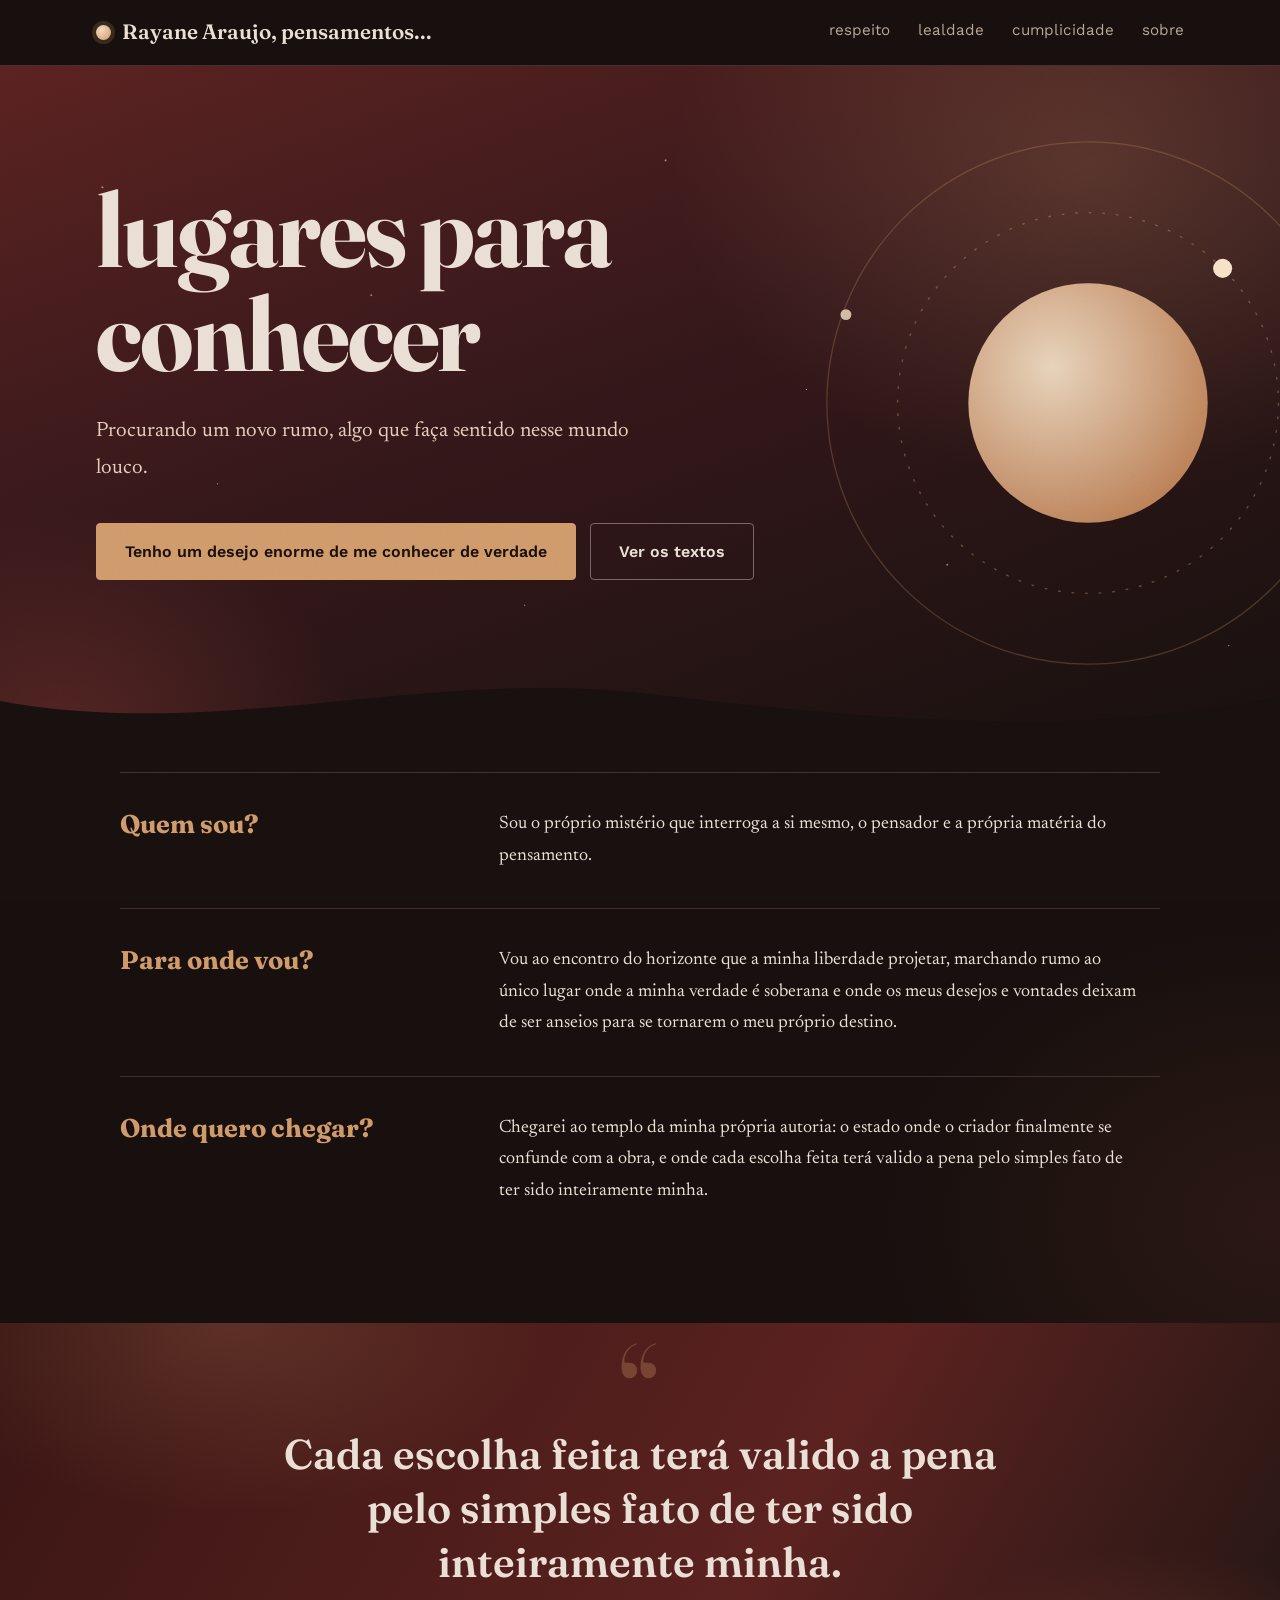
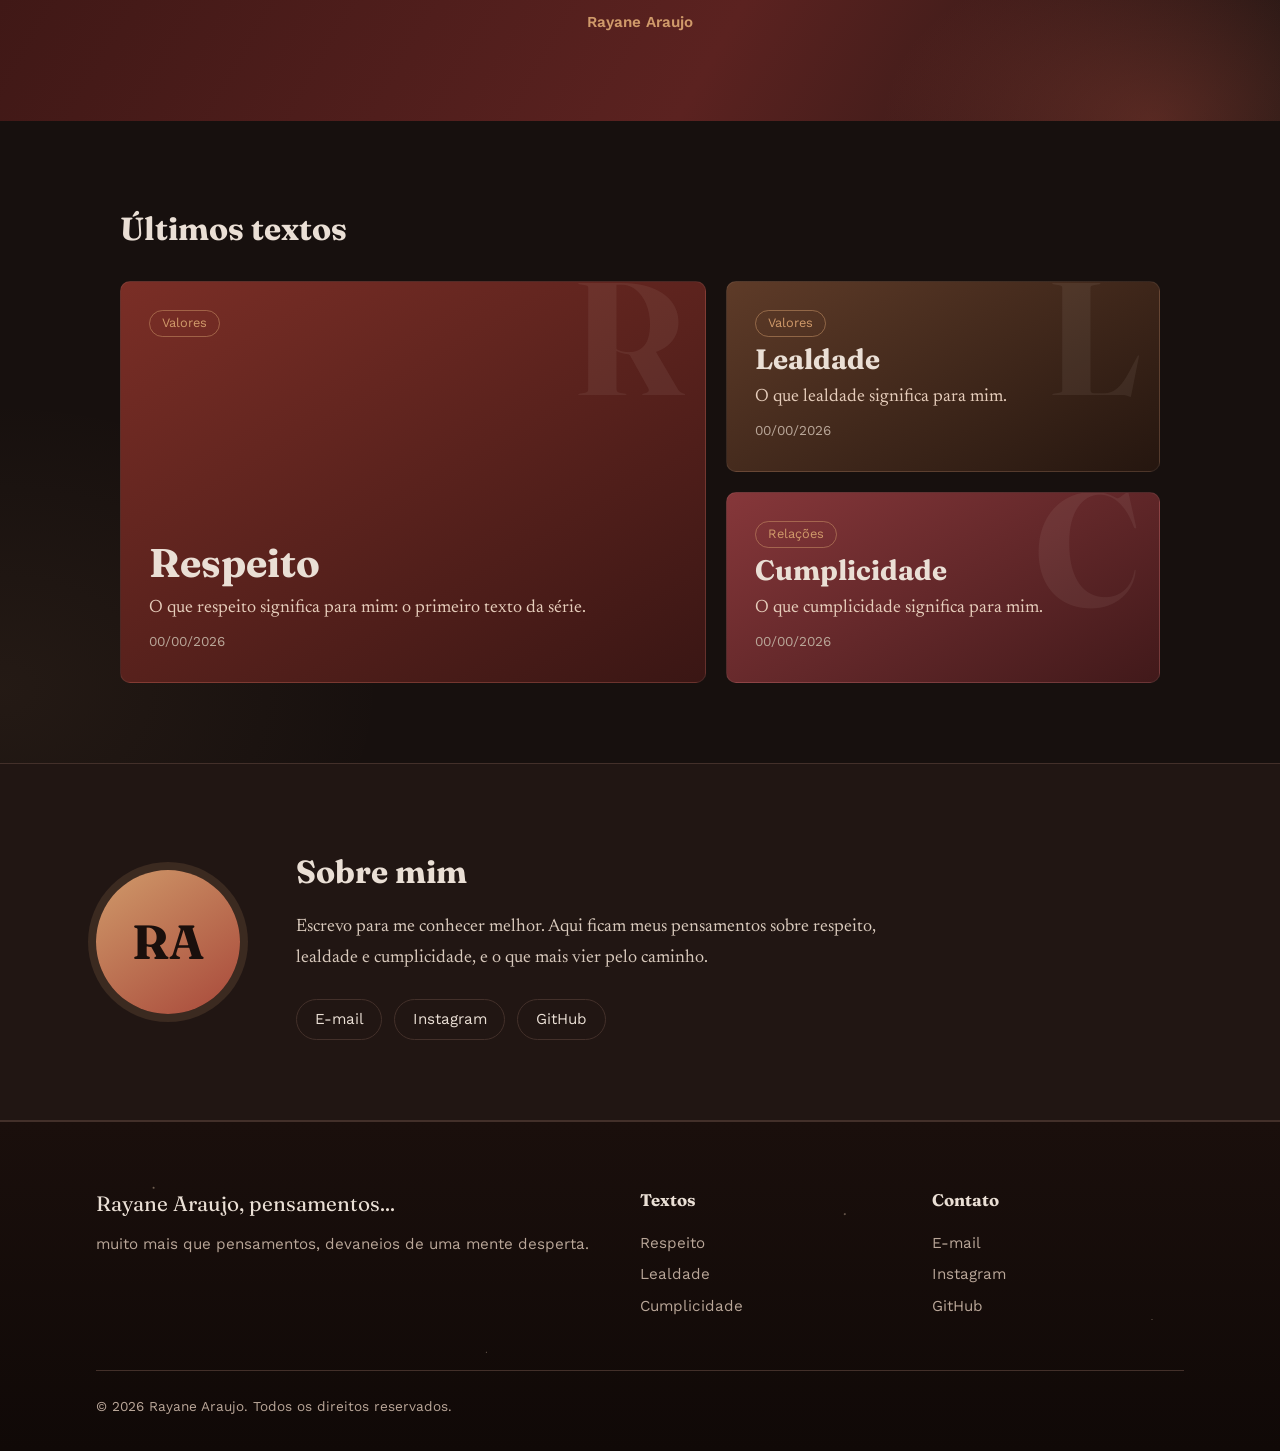
<file: index.html>
<!DOCTYPE html>
<html lang="pt-BR">
<head>
    <meta charset="UTF-8">
    <meta name="viewport" content="width=device-width, initial-scale=1.0">
    <title>Rayane Araujo — pensamentos</title>
    <meta name="description" content="Pensamentos, devaneios e reflexões de Rayane Araujo sobre respeito, lealdade e cumplicidade.">
    <meta name="theme-color" content="#17100e">
    <meta property="og:title" content="Rayane Araujo — pensamentos">
    <meta property="og:description" content="Pensamentos, devaneios e reflexões de Rayane Araujo sobre respeito, lealdade e cumplicidade.">
    <meta property="og:type" content="website">
    <meta property="og:locale" content="pt_BR">
    <link rel="icon" href="data:image/svg+xml,<svg xmlns=%22http://www.w3.org/2000/svg%22 viewBox=%220 0 100 100%22><text y=%22.9em%22 font-size=%2290%22>🌙</text></svg>">
    <link rel="preconnect" href="https://fonts.googleapis.com">
    <link rel="preconnect" href="https://fonts.gstatic.com" crossorigin>
    <link href="https://fonts.googleapis.com/css2?family=Fraunces:opsz,wght@9..144,600;9..144,700&family=Newsreader:ital,wght@0,400;0,600;1,400&family=Work+Sans:wght@400;600&display=swap" rel="stylesheet">
    <link rel="stylesheet" href="css/style.css">
</head>
<body>

    <a class="pular" href="#conteudo">Pular para o conteúdo</a>
    <header class="topo">
        <div class="topo__interno">
            <a class="logo" href="index.html">Rayane Araujo, pensamentos...</a>
            <button class="menu-toggle" aria-expanded="false" aria-controls="menu">Menu</button>
            <nav class="menu" id="menu" aria-label="Menu principal">
                <a href="paginas/respeito.html">respeito</a>
                <a href="paginas/lealdade.html">lealdade</a>
                <a href="paginas/cumplicidade.html">cumplicidade</a>
                <a href="index.html#sobre-mim">sobre</a>
            </nav>
        </div>
    </header>

    <main id="conteudo">
        <section class="hero">
            <svg class="hero__orbitas" viewBox="0 0 400 400" aria-hidden="true">
                <defs>
                    <radialGradient id="lua" cx="35%" cy="35%" r="70%">
                        <stop offset="0" stop-color="#f6e2c8"/>
                        <stop offset="1" stop-color="#c98b5e"/>
                    </radialGradient>
                </defs>
                <circle cx="200" cy="200" r="192" fill="none" stroke="#d09a6a" stroke-opacity=".25"/>
                <circle cx="200" cy="200" r="140" fill="none" stroke="#d09a6a" stroke-opacity=".4" stroke-dasharray="2 8"/>
                <circle cx="200" cy="200" r="88" fill="url(#lua)" opacity=".92"/>
                <circle cx="299" cy="101" r="7" fill="#f6e2c8"/>
                <circle cx="22" cy="135" r="4" fill="#f6e2c8" opacity=".8"/>
            </svg>

            <div class="hero__interno">
                <h1>lugares para conhecer</h1>
                <p>Procurando um novo rumo, algo que faça sentido nesse mundo louco.</p>
                <div class="hero__acoes">
                    <a href="#sobre" class="btn">Tenho um desejo enorme de me conhecer de verdade</a>
                    <a href="#textos" class="btn btn--sec">Ver os textos</a>
                </div>
            </div>
            <svg class="onda" viewBox="0 0 1440 90" preserveAspectRatio="none" aria-hidden="true"><path d="M0,40 C240,90 480,0 720,30 C960,60 1200,90 1440,35 L1440,90 L0,90 Z"/></svg>
        </section>

        <section class="perguntas" id="sobre">
            <div class="pergunta">
                <h2>Quem sou?</h2>
                <p>Sou o próprio mistério que interroga a si mesmo, o pensador e a própria matéria do pensamento.</p>
            </div>
            <div class="pergunta">
                <h2>Para onde vou?</h2>
                <p>Vou ao encontro do horizonte que a minha liberdade projetar, marchando rumo ao único lugar onde a minha verdade é soberana e onde os meus desejos e vontades deixam de ser anseios para se tornarem o meu próprio destino.</p>
            </div>
            <div class="pergunta">
                <h2>Onde quero chegar?</h2>
                <p>Chegarei ao templo da minha própria autoria: o estado onde o criador finalmente se confunde com a obra, e onde cada escolha feita terá valido a pena pelo simples fato de ter sido inteiramente minha.</p>
            </div>
        </section>

        <section class="citacao">
            <blockquote>
                <p>Cada escolha feita terá valido a pena pelo simples fato de ter sido inteiramente minha.</p>
                <cite>Rayane Araujo</cite>
            </blockquote>
        </section>

        <section class="textos" id="textos">
            <h2>Últimos textos</h2>
            <div class="textos__grade">
                <a class="painel painel--respeito" href="paginas/respeito.html" data-letra="R">
                    <span class="tag">Valores</span>
                    <strong>Respeito</strong>
                    <span class="painel__resumo">O que respeito significa para mim: o primeiro texto da série.</span>
                    <span class="painel__data">00/00/2026</span>
                </a>
                <a class="painel painel--lealdade" href="paginas/lealdade.html" data-letra="L">
                    <span class="tag">Valores</span>
                    <strong>Lealdade</strong>
                    <span class="painel__resumo">O que lealdade significa para mim.</span>
                    <span class="painel__data">00/00/2026</span>
                </a>
                <a class="painel painel--cumplicidade" href="paginas/cumplicidade.html" data-letra="C">
                    <span class="tag">Relações</span>
                    <strong>Cumplicidade</strong>
                    <span class="painel__resumo">O que cumplicidade significa para mim.</span>
                    <span class="painel__data">00/00/2026</span>
                </a>
            </div>
        </section>

        <section class="sobre" id="sobre-mim">
            <div class="sobre__interno">
                <!-- ✏️ Para usar sua foto: troque RA por <img src="img/avatar.jpg" alt="Rayane Araujo"> -->
                <span class="avatar avatar--grande" aria-hidden="true">RA</span>
                <div>
                    <h2>Sobre mim</h2>
                    <p>Escrevo para me conhecer melhor. Aqui ficam meus pensamentos sobre respeito, lealdade e cumplicidade, e o que mais vier pelo caminho.</p>
                    <ul class="links-sociais">
                        <!-- ✏️ Troque pelos seus links reais -->
                        <li><a href="mailto:seuemail@exemplo.com">E-mail</a></li>
                        <li><a href="#">Instagram</a></li>
                        <li><a href="#">GitHub</a></li>
                    </ul>
                </div>
            </div>
        </section>
    </main>

    <footer class="rodape">
        <div class="rodape__grade">
            <div>
                <p class="rodape__marca">Rayane Araujo, pensamentos...</p>
                <p>muito mais que pensamentos, devaneios de uma mente desperta.</p>
            </div>
            <nav aria-label="Textos">
                <h3>Textos</h3>
                <a href="paginas/respeito.html">Respeito</a>
                <a href="paginas/lealdade.html">Lealdade</a>
                <a href="paginas/cumplicidade.html">Cumplicidade</a>
            </nav>
            <nav aria-label="Contato">
                <h3>Contato</h3>
                <!-- ✏️ Troque pelos seus links reais -->
                <a href="mailto:seuemail@exemplo.com">E-mail</a>
                <a href="#">Instagram</a>
                <a href="#">GitHub</a>
            </nav>
        </div>
        <p class="rodape__copy">&copy; 2026 Rayane Araujo. Todos os direitos reservados.</p>
    </footer>
    <button class="topo-btn" aria-label="Voltar ao topo">↑</button>
    <script src="js/main.js"></script>

</body>
</html>
</file>
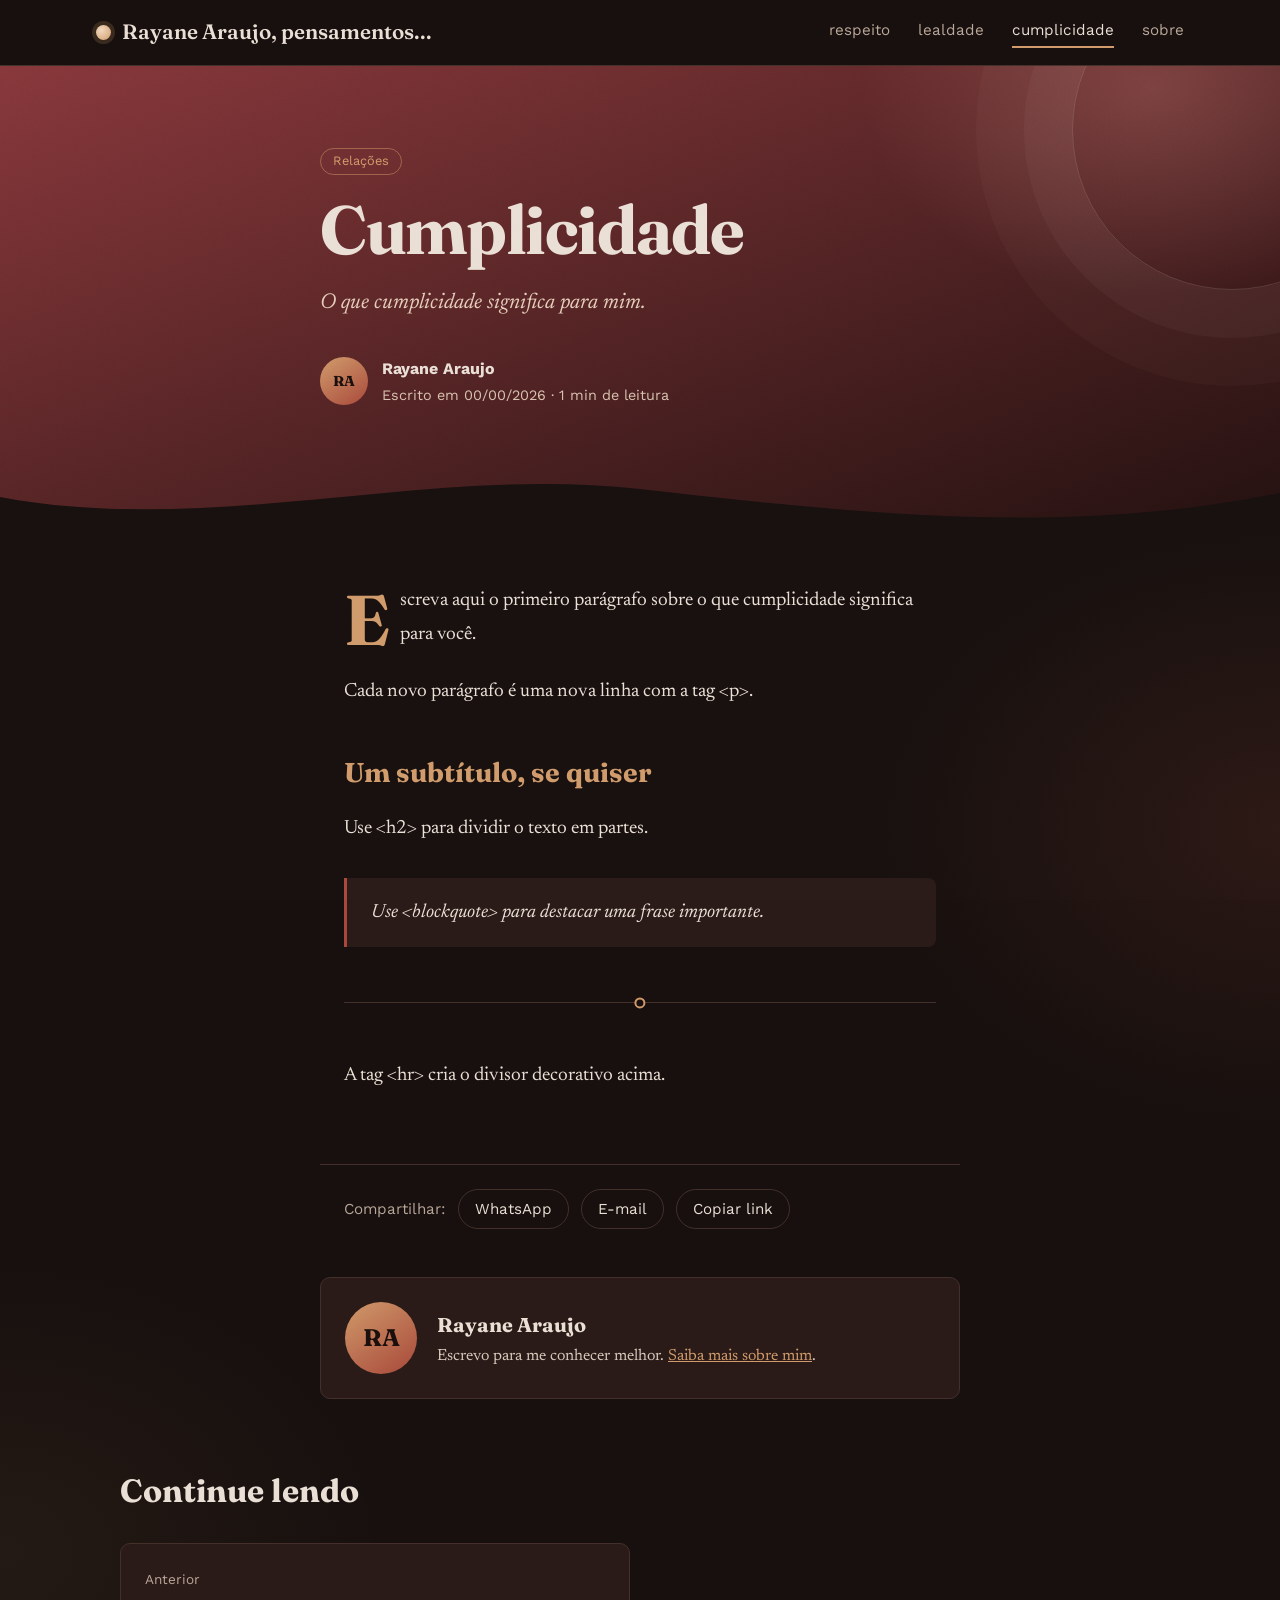
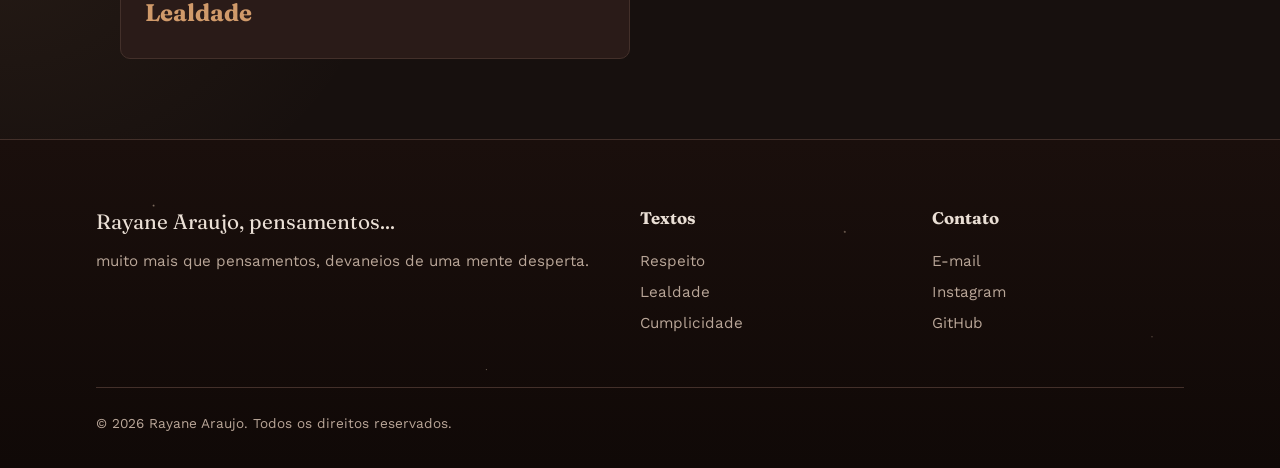
<file: paginas/cumplicidade.html>
<!DOCTYPE html>
<html lang="pt-BR">
<head>
    <meta charset="UTF-8">
    <meta name="viewport" content="width=device-width, initial-scale=1.0">
    <title>Cumplicidade — Rayane Araujo</title>
    <meta name="description" content="O que cumplicidade significa para mim.">
    <meta name="theme-color" content="#17100e">
    <meta property="og:title" content="Cumplicidade — Rayane Araujo">
    <meta property="og:description" content="O que cumplicidade significa para mim.">
    <meta property="og:type" content="article">
    <meta property="og:locale" content="pt_BR">
    <link rel="icon" href="data:image/svg+xml,<svg xmlns=%22http://www.w3.org/2000/svg%22 viewBox=%220 0 100 100%22><text y=%22.9em%22 font-size=%2290%22>🌙</text></svg>">
    <link rel="preconnect" href="https://fonts.googleapis.com">
    <link rel="preconnect" href="https://fonts.gstatic.com" crossorigin>
    <link href="https://fonts.googleapis.com/css2?family=Fraunces:opsz,wght@9..144,600;9..144,700&family=Newsreader:ital,wght@0,400;0,600;1,400&family=Work+Sans:wght@400;600&display=swap" rel="stylesheet">
    <link rel="stylesheet" href="../css/style.css">
</head>
<body class="tema-cumplicidade">

    <div id="progresso"></div>

    <a class="pular" href="#conteudo">Pular para o conteúdo</a>
    <header class="topo">
        <div class="topo__interno">
            <a class="logo" href="../index.html">Rayane Araujo, pensamentos...</a>
            <button class="menu-toggle" aria-expanded="false" aria-controls="menu">Menu</button>
            <nav class="menu" id="menu" aria-label="Menu principal">
                <a href="respeito.html">respeito</a>
                <a href="lealdade.html">lealdade</a>
                <a href="cumplicidade.html" aria-current="page">cumplicidade</a>
                <a href="../index.html#sobre-mim">sobre</a>
            </nav>
        </div>
    </header>

    <main id="conteudo">
        <!-- ✏️ CAPA: categoria, título, resumo e data -->
        <header class="capa">
            <div class="capa__interno">
                <span class="tag">Relações</span>
                <h1>Cumplicidade</h1>
                <p class="artigo__resumo">O que cumplicidade significa para mim.</p>
                <div class="autoria">
                    <span class="avatar" aria-hidden="true">RA</span>
                    <div>
                        <strong>Rayane Araujo</strong>
                        Escrito em 00/00/2026 · <span data-tempo>1 min de leitura</span>
                    </div>
                </div>
            </div>
            <svg class="onda" viewBox="0 0 1440 90" preserveAspectRatio="none" aria-hidden="true"><path d="M0,40 C240,90 480,0 720,30 C960,60 1200,90 1440,35 L1440,90 L0,90 Z"/></svg>
        </header>

        <article class="artigo">
            <!-- ✏️ EDITE O TEXTO A PARTIR DAQUI (o tempo de leitura se ajusta sozinho) -->
            <p>Escreva aqui o primeiro parágrafo sobre o que cumplicidade significa para você.</p>

            <p>Cada novo parágrafo é uma nova linha com a tag &lt;p&gt;.</p>

            <h2>Um subtítulo, se quiser</h2>
            <p>Use &lt;h2&gt; para dividir o texto em partes.</p>

            <blockquote>Use &lt;blockquote&gt; para destacar uma frase importante.</blockquote>

            <hr>

            <p>A tag &lt;hr&gt; cria o divisor decorativo acima.</p>

            <!-- 🎬 VÍDEO (opcional): apague as marcas de comentário para ativar
            <figure class="video">
                <video controls preload="metadata" playsinline poster="../img/capa.jpg">
                    <source src="../video/meu-video.mp4" type="video/mp4">
                    Seu navegador não suporta vídeo.
                </video>
                <figcaption>Legenda do vídeo.</figcaption>
            </figure>
            -->
            <!-- ✏️ ATÉ AQUI -->
        </article>

        <div class="compartilhar">
            <span>Compartilhar:</span>
            <a href="#" data-compartilhar="whatsapp" target="_blank" rel="noopener">WhatsApp</a>
            <a href="#" data-compartilhar="email">E-mail</a>
            <button type="button" data-compartilhar="copiar">Copiar link</button>
        </div>

        <aside class="autor">
            <span class="avatar" aria-hidden="true">RA</span>
            <div>
                <strong>Rayane Araujo</strong>
                <p>Escrevo para me conhecer melhor. <a href="../index.html#sobre-mim">Saiba mais sobre mim</a>.</p>
            </div>
        </aside>

        <section class="vizinhos">
            <h2>Continue lendo</h2>
            <div class="vizinhos__grade">
                <a class="vizinho vizinho--ant" href="lealdade.html"><small>Anterior</small><strong>Lealdade</strong></a>
                
            </div>
        </section>
    </main>

    <footer class="rodape">
        <div class="rodape__grade">
            <div>
                <p class="rodape__marca">Rayane Araujo, pensamentos...</p>
                <p>muito mais que pensamentos, devaneios de uma mente desperta.</p>
            </div>
            <nav aria-label="Textos">
                <h3>Textos</h3>
                <a href="respeito.html">Respeito</a>
                <a href="lealdade.html">Lealdade</a>
                <a href="cumplicidade.html">Cumplicidade</a>
            </nav>
            <nav aria-label="Contato">
                <h3>Contato</h3>
                <!-- ✏️ Troque pelos seus links reais -->
                <a href="mailto:seuemail@exemplo.com">E-mail</a>
                <a href="#">Instagram</a>
                <a href="#">GitHub</a>
            </nav>
        </div>
        <p class="rodape__copy">&copy; 2026 Rayane Araujo. Todos os direitos reservados.</p>
    </footer>
    <button class="topo-btn" aria-label="Voltar ao topo">↑</button>
    <script src="../js/main.js"></script>

</body>
</html>
</file>
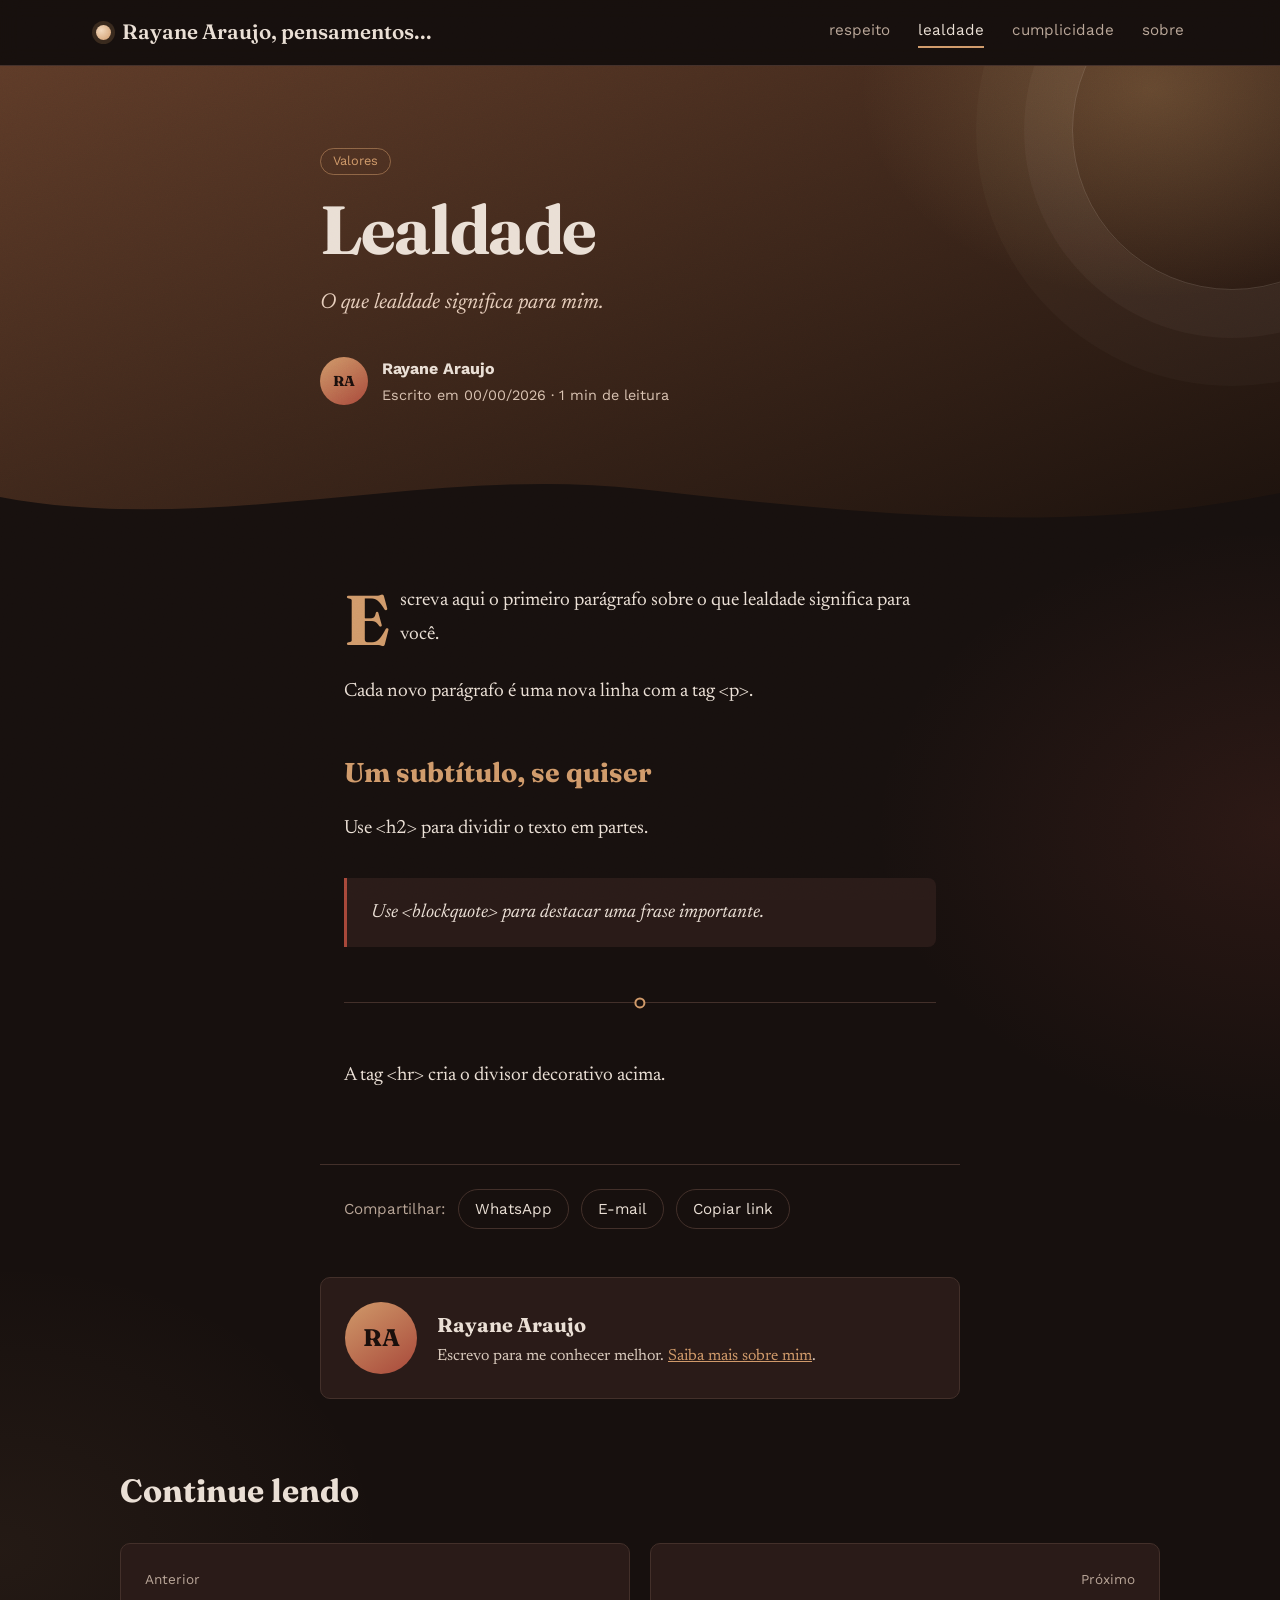
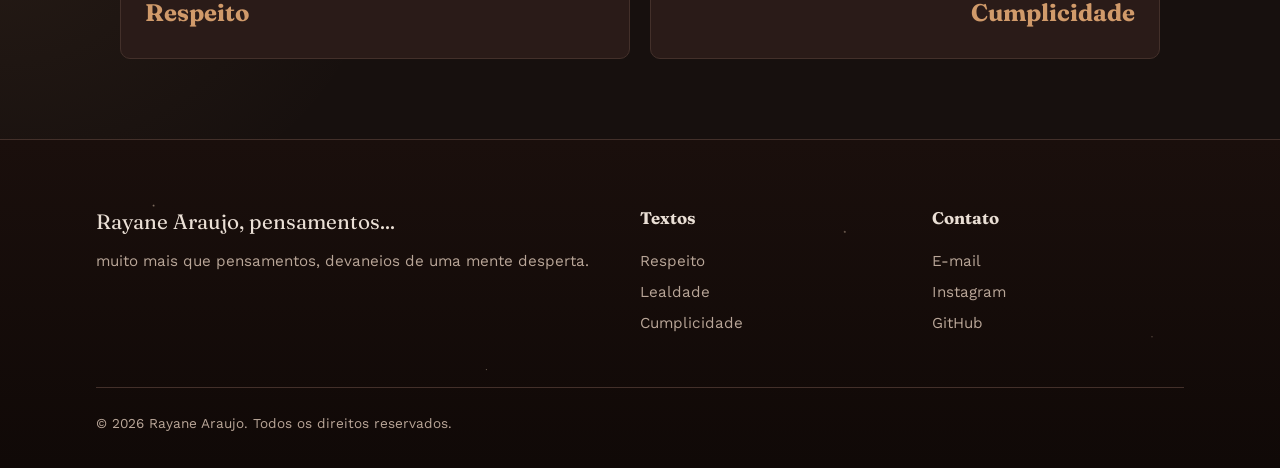
<file: paginas/lealdade.html>
<!DOCTYPE html>
<html lang="pt-BR">
<head>
    <meta charset="UTF-8">
    <meta name="viewport" content="width=device-width, initial-scale=1.0">
    <title>Lealdade — Rayane Araujo</title>
    <meta name="description" content="O que lealdade significa para mim.">
    <meta name="theme-color" content="#17100e">
    <meta property="og:title" content="Lealdade — Rayane Araujo">
    <meta property="og:description" content="O que lealdade significa para mim.">
    <meta property="og:type" content="article">
    <meta property="og:locale" content="pt_BR">
    <link rel="icon" href="data:image/svg+xml,<svg xmlns=%22http://www.w3.org/2000/svg%22 viewBox=%220 0 100 100%22><text y=%22.9em%22 font-size=%2290%22>🌙</text></svg>">
    <link rel="preconnect" href="https://fonts.googleapis.com">
    <link rel="preconnect" href="https://fonts.gstatic.com" crossorigin>
    <link href="https://fonts.googleapis.com/css2?family=Fraunces:opsz,wght@9..144,600;9..144,700&family=Newsreader:ital,wght@0,400;0,600;1,400&family=Work+Sans:wght@400;600&display=swap" rel="stylesheet">
    <link rel="stylesheet" href="../css/style.css">
</head>
<body class="tema-lealdade">

    <div id="progresso"></div>

    <a class="pular" href="#conteudo">Pular para o conteúdo</a>
    <header class="topo">
        <div class="topo__interno">
            <a class="logo" href="../index.html">Rayane Araujo, pensamentos...</a>
            <button class="menu-toggle" aria-expanded="false" aria-controls="menu">Menu</button>
            <nav class="menu" id="menu" aria-label="Menu principal">
                <a href="respeito.html">respeito</a>
                <a href="lealdade.html" aria-current="page">lealdade</a>
                <a href="cumplicidade.html">cumplicidade</a>
                <a href="../index.html#sobre-mim">sobre</a>
            </nav>
        </div>
    </header>

    <main id="conteudo">
        <!-- ✏️ CAPA: categoria, título, resumo e data -->
        <header class="capa">
            <div class="capa__interno">
                <span class="tag">Valores</span>
                <h1>Lealdade</h1>
                <p class="artigo__resumo">O que lealdade significa para mim.</p>
                <div class="autoria">
                    <span class="avatar" aria-hidden="true">RA</span>
                    <div>
                        <strong>Rayane Araujo</strong>
                        Escrito em 00/00/2026 · <span data-tempo>1 min de leitura</span>
                    </div>
                </div>
            </div>
            <svg class="onda" viewBox="0 0 1440 90" preserveAspectRatio="none" aria-hidden="true"><path d="M0,40 C240,90 480,0 720,30 C960,60 1200,90 1440,35 L1440,90 L0,90 Z"/></svg>
        </header>

        <article class="artigo">
            <!-- ✏️ EDITE O TEXTO A PARTIR DAQUI (o tempo de leitura se ajusta sozinho) -->
            <p>Escreva aqui o primeiro parágrafo sobre o que lealdade significa para você.</p>

            <p>Cada novo parágrafo é uma nova linha com a tag &lt;p&gt;.</p>

            <h2>Um subtítulo, se quiser</h2>
            <p>Use &lt;h2&gt; para dividir o texto em partes.</p>

            <blockquote>Use &lt;blockquote&gt; para destacar uma frase importante.</blockquote>

            <hr>

            <p>A tag &lt;hr&gt; cria o divisor decorativo acima.</p>

            <!-- 🎬 VÍDEO (opcional): apague as marcas de comentário para ativar
            <figure class="video">
                <video controls preload="metadata" playsinline poster="../img/capa.jpg">
                    <source src="../video/meu-video.mp4" type="video/mp4">
                    Seu navegador não suporta vídeo.
                </video>
                <figcaption>Legenda do vídeo.</figcaption>
            </figure>
            -->
            <!-- ✏️ ATÉ AQUI -->
        </article>

        <div class="compartilhar">
            <span>Compartilhar:</span>
            <a href="#" data-compartilhar="whatsapp" target="_blank" rel="noopener">WhatsApp</a>
            <a href="#" data-compartilhar="email">E-mail</a>
            <button type="button" data-compartilhar="copiar">Copiar link</button>
        </div>

        <aside class="autor">
            <span class="avatar" aria-hidden="true">RA</span>
            <div>
                <strong>Rayane Araujo</strong>
                <p>Escrevo para me conhecer melhor. <a href="../index.html#sobre-mim">Saiba mais sobre mim</a>.</p>
            </div>
        </aside>

        <section class="vizinhos">
            <h2>Continue lendo</h2>
            <div class="vizinhos__grade">
                <a class="vizinho vizinho--ant" href="respeito.html"><small>Anterior</small><strong>Respeito</strong></a>
                <a class="vizinho vizinho--prox" href="cumplicidade.html"><small>Próximo</small><strong>Cumplicidade</strong></a>
            </div>
        </section>
    </main>

    <footer class="rodape">
        <div class="rodape__grade">
            <div>
                <p class="rodape__marca">Rayane Araujo, pensamentos...</p>
                <p>muito mais que pensamentos, devaneios de uma mente desperta.</p>
            </div>
            <nav aria-label="Textos">
                <h3>Textos</h3>
                <a href="respeito.html">Respeito</a>
                <a href="lealdade.html">Lealdade</a>
                <a href="cumplicidade.html">Cumplicidade</a>
            </nav>
            <nav aria-label="Contato">
                <h3>Contato</h3>
                <!-- ✏️ Troque pelos seus links reais -->
                <a href="mailto:seuemail@exemplo.com">E-mail</a>
                <a href="#">Instagram</a>
                <a href="#">GitHub</a>
            </nav>
        </div>
        <p class="rodape__copy">&copy; 2026 Rayane Araujo. Todos os direitos reservados.</p>
    </footer>
    <button class="topo-btn" aria-label="Voltar ao topo">↑</button>
    <script src="../js/main.js"></script>

</body>
</html>
</file>
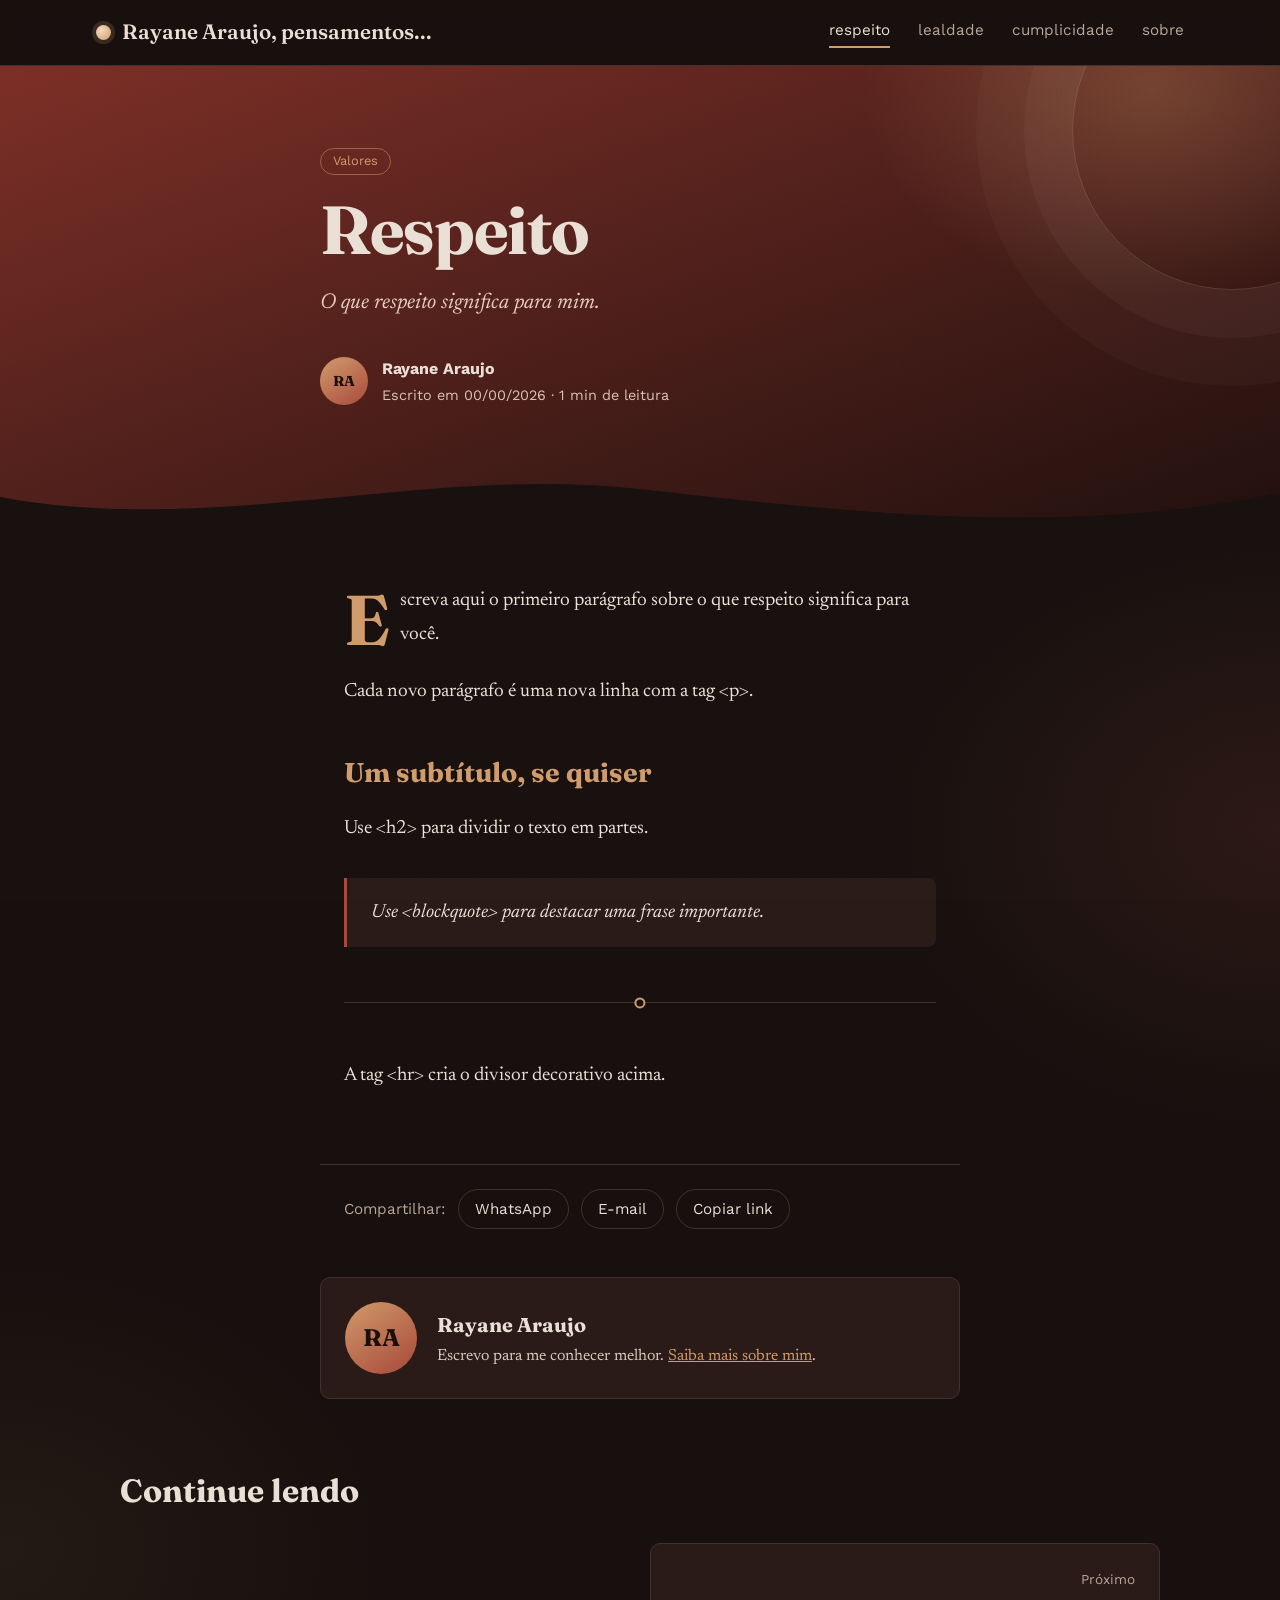
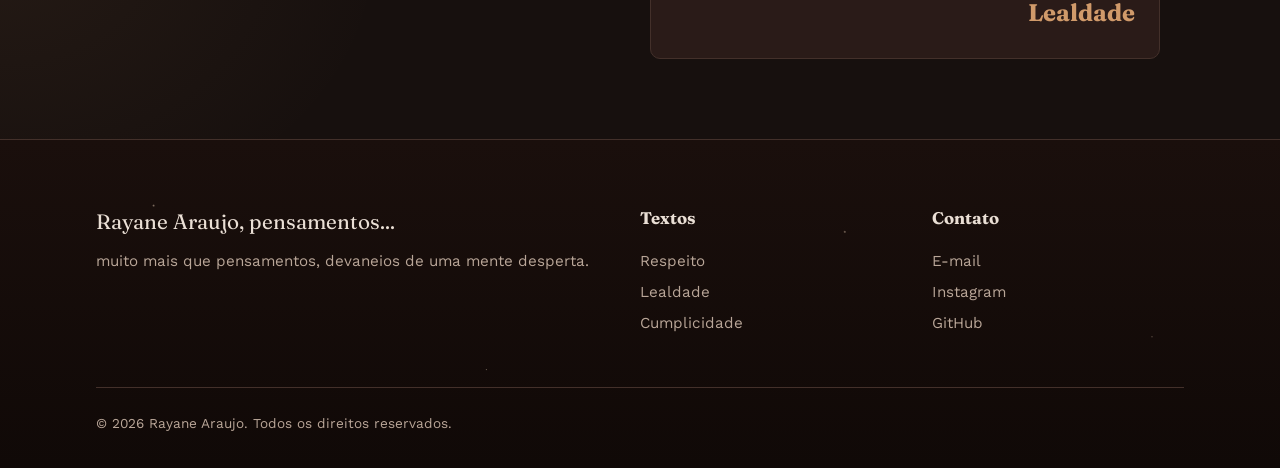
<file: paginas/respeito.html>
<!DOCTYPE html>
<html lang="pt-BR">
<head>
    <meta charset="UTF-8">
    <meta name="viewport" content="width=device-width, initial-scale=1.0">
    <title>Respeito — Rayane Araujo</title>
    <meta name="description" content="O que respeito significa para mim.">
    <meta name="theme-color" content="#17100e">
    <meta property="og:title" content="Respeito — Rayane Araujo">
    <meta property="og:description" content="O que respeito significa para mim.">
    <meta property="og:type" content="article">
    <meta property="og:locale" content="pt_BR">
    <link rel="icon" href="data:image/svg+xml,<svg xmlns=%22http://www.w3.org/2000/svg%22 viewBox=%220 0 100 100%22><text y=%22.9em%22 font-size=%2290%22>🌙</text></svg>">
    <link rel="preconnect" href="https://fonts.googleapis.com">
    <link rel="preconnect" href="https://fonts.gstatic.com" crossorigin>
    <link href="https://fonts.googleapis.com/css2?family=Fraunces:opsz,wght@9..144,600;9..144,700&family=Newsreader:ital,wght@0,400;0,600;1,400&family=Work+Sans:wght@400;600&display=swap" rel="stylesheet">
    <link rel="stylesheet" href="../css/style.css">
</head>
<body class="tema-respeito">

    <div id="progresso"></div>

    <a class="pular" href="#conteudo">Pular para o conteúdo</a>
    <header class="topo">
        <div class="topo__interno">
            <a class="logo" href="../index.html">Rayane Araujo, pensamentos...</a>
            <button class="menu-toggle" aria-expanded="false" aria-controls="menu">Menu</button>
            <nav class="menu" id="menu" aria-label="Menu principal">
                <a href="respeito.html" aria-current="page">respeito</a>
                <a href="lealdade.html">lealdade</a>
                <a href="cumplicidade.html">cumplicidade</a>
                <a href="../index.html#sobre-mim">sobre</a>
            </nav>
        </div>
    </header>

    <main id="conteudo">
        <!-- ✏️ CAPA: categoria, título, resumo e data -->
        <header class="capa">
            <div class="capa__interno">
                <span class="tag">Valores</span>
                <h1>Respeito</h1>
                <p class="artigo__resumo">O que respeito significa para mim.</p>
                <div class="autoria">
                    <span class="avatar" aria-hidden="true">RA</span>
                    <div>
                        <strong>Rayane Araujo</strong>
                        Escrito em 00/00/2026 · <span data-tempo>1 min de leitura</span>
                    </div>
                </div>
            </div>
            <svg class="onda" viewBox="0 0 1440 90" preserveAspectRatio="none" aria-hidden="true"><path d="M0,40 C240,90 480,0 720,30 C960,60 1200,90 1440,35 L1440,90 L0,90 Z"/></svg>
        </header>

        <article class="artigo">
            <!-- ✏️ EDITE O TEXTO A PARTIR DAQUI (o tempo de leitura se ajusta sozinho) -->
            <p>Escreva aqui o primeiro parágrafo sobre o que respeito significa para você.</p>

            <p>Cada novo parágrafo é uma nova linha com a tag &lt;p&gt;.</p>

            <h2>Um subtítulo, se quiser</h2>
            <p>Use &lt;h2&gt; para dividir o texto em partes.</p>

            <blockquote>Use &lt;blockquote&gt; para destacar uma frase importante.</blockquote>

            <hr>

            <p>A tag &lt;hr&gt; cria o divisor decorativo acima.</p>

            <!-- 🎬 VÍDEO (opcional): apague as marcas de comentário para ativar
            <figure class="video">
                <video controls preload="metadata" playsinline poster="../img/capa.jpg">
                    <source src="../video/meu-video.mp4" type="video/mp4">
                    Seu navegador não suporta vídeo.
                </video>
                <figcaption>Legenda do vídeo.</figcaption>
            </figure>
            -->
            <!-- ✏️ ATÉ AQUI -->
        </article>

        <div class="compartilhar">
            <span>Compartilhar:</span>
            <a href="#" data-compartilhar="whatsapp" target="_blank" rel="noopener">WhatsApp</a>
            <a href="#" data-compartilhar="email">E-mail</a>
            <button type="button" data-compartilhar="copiar">Copiar link</button>
        </div>

        <aside class="autor">
            <span class="avatar" aria-hidden="true">RA</span>
            <div>
                <strong>Rayane Araujo</strong>
                <p>Escrevo para me conhecer melhor. <a href="../index.html#sobre-mim">Saiba mais sobre mim</a>.</p>
            </div>
        </aside>

        <section class="vizinhos">
            <h2>Continue lendo</h2>
            <div class="vizinhos__grade">
                <a class="vizinho vizinho--prox" href="lealdade.html"><small>Próximo</small><strong>Lealdade</strong></a>
            </div>
        </section>
    </main>

    <footer class="rodape">
        <div class="rodape__grade">
            <div>
                <p class="rodape__marca">Rayane Araujo, pensamentos...</p>
                <p>muito mais que pensamentos, devaneios de uma mente desperta.</p>
            </div>
            <nav aria-label="Textos">
                <h3>Textos</h3>
                <a href="respeito.html">Respeito</a>
                <a href="lealdade.html">Lealdade</a>
                <a href="cumplicidade.html">Cumplicidade</a>
            </nav>
            <nav aria-label="Contato">
                <h3>Contato</h3>
                <!-- ✏️ Troque pelos seus links reais -->
                <a href="mailto:seuemail@exemplo.com">E-mail</a>
                <a href="#">Instagram</a>
                <a href="#">GitHub</a>
            </nav>
        </div>
        <p class="rodape__copy">&copy; 2026 Rayane Araujo. Todos os direitos reservados.</p>
    </footer>
    <button class="topo-btn" aria-label="Voltar ao topo">↑</button>
    <script src="../js/main.js"></script>

</body>
</html>
</file>
<file: css/style.css>
/* =========================================================
   MEU BLOG — estilos globais (tema escuro quente)
   Para mudar o visual do site inteiro, edite as variáveis abaixo.
   ========================================================= */
:root {
  --fundo:      #17100e;   /* fundo principal (marrom quase preto) */
  --cacau:      #211613;   /* faixas e seções alternadas */
  --superficie: #2a1b18;   /* cartões */
  --linha:      #43302a;   /* bordas e divisões */
  --texto:      #eadfd5;   /* texto principal (creme) */
  --suave:      #b9a698;   /* texto secundário */
  --vinho:      #5b2220;
  --ferrugem:   #a8483a;   /* vermelho-marrom de destaque */
  --cobre:      #d09a6a;   /* detalhes, links e botões */

  --fonte-titulo: "Fraunces", Georgia, "Times New Roman", serif;
  --fonte-texto:  "Newsreader", Georgia, serif;
  --fonte-menu:   "Work Sans", Arial, sans-serif;

  --largura-texto: 40rem;
  --largura-site:  68rem;
}

*, *::before, *::after { box-sizing: border-box; margin: 0; padding: 0; }
html { scroll-behavior: smooth; color-scheme: dark; }
@media (prefers-reduced-motion: reduce) { html { scroll-behavior: auto; } }
::selection { background: var(--ferrugem); color: #fff; }

body {
  color: var(--texto);
  font-family: var(--fonte-texto);
  font-size: 1.125rem;
  line-height: 1.75;
  background:
    radial-gradient(46rem 34rem at 100% 40%, rgba(168, 72, 58, 0.14), transparent 55%),
    radial-gradient(40rem 30rem at 0% 75%, rgba(208, 154, 106, 0.07), transparent 60%),
    var(--fundo);
}
/* textura leve sobre o site todo */
body::before {
  content: "";
  position: fixed;
  inset: 0;
  z-index: 100;
  pointer-events: none;
  opacity: 0.08;
  mix-blend-mode: overlay;
  background-image: url("data:image/svg+xml,%3Csvg xmlns='http://www.w3.org/2000/svg' width='160' height='160'%3E%3Cfilter id='n'%3E%3CfeTurbulence type='fractalNoise' baseFrequency='.8' numOctaves='2' stitchTiles='stitch'/%3E%3C/filter%3E%3Crect width='100%25' height='100%25' filter='url(%23n)'/%3E%3C/svg%3E");
}

a { color: var(--cobre); }
a:focus-visible, button:focus-visible, .btn:focus-visible, .painel:focus-visible {
  outline: 3px solid var(--cobre);
  outline-offset: 3px;
}
.pular { position: absolute; left: -999px; }
.pular:focus {
  left: 1rem; top: 1rem; z-index: 300;
  background: var(--cobre); color: #1a0f0c;
  padding: 0.5rem 1rem; border-radius: 4px; font-family: var(--fonte-menu);
}

/* ---------- Barra de progresso de leitura ---------- */
#progresso {
  position: fixed; top: 0; left: 0; z-index: 200;
  height: 3px; width: 0;
  background: linear-gradient(90deg, var(--ferrugem), var(--cobre));
}

/* ---------- Cabeçalho fixo ---------- */
.topo {
  position: sticky; top: 0; z-index: 50;
  background: rgba(23, 16, 14, 0.85);
  backdrop-filter: blur(10px);
  -webkit-backdrop-filter: blur(10px);
  border-bottom: 1px solid var(--linha);
  padding: 0.9rem 1.5rem;
}
.topo__interno {
  max-width: var(--largura-site); margin: 0 auto;
  display: flex; flex-wrap: wrap; align-items: center;
  justify-content: space-between; gap: 0.5rem 2rem;
}
.logo {
  display: inline-flex; align-items: center; gap: 0.65rem;
  font-family: var(--fonte-titulo); font-size: 1.3rem; font-weight: 600;
  color: var(--texto); text-decoration: none;
}
.logo::before {
  content: ""; width: 0.95rem; height: 0.95rem; border-radius: 50%;
  background: radial-gradient(circle at 35% 35%, #f3d9bd, var(--cobre));
  box-shadow: 0 0 0 4px rgba(208, 154, 106, 0.18);
}
.menu { display: flex; gap: 1.75rem; flex-wrap: wrap; }
.menu a {
  font-family: var(--fonte-menu); font-size: 0.95rem;
  color: var(--suave); text-decoration: none;
  padding-bottom: 2px; border-bottom: 2px solid transparent;
}
.menu a:hover { color: var(--texto); }
.menu a[aria-current="page"] { color: var(--texto); border-bottom-color: var(--cobre); }
.menu-toggle {
  display: none; background: none; cursor: pointer;
  border: 1px solid var(--linha); border-radius: 6px;
  color: var(--texto); font-family: var(--fonte-menu); font-size: 0.9rem;
  padding: 0.4rem 0.8rem;
}

/* ---------- Onda de transição ---------- */
.onda { position: absolute; left: 0; bottom: -1px; width: 100%; height: 4.5rem; display: block; }
.onda path { fill: var(--fundo); }

/* ---------- Etiqueta de categoria ---------- */
.tag {
  display: inline-block; align-self: flex-start;
  font-family: var(--fonte-menu); font-size: 0.8rem;
  color: var(--cobre); border: 1px solid rgba(208, 154, 106, 0.5);
  border-radius: 999px; padding: 0.15rem 0.75rem; line-height: 1.6;
}

/* ---------- Botões ---------- */
.btn {
  display: inline-block; font-family: var(--fonte-menu); font-weight: 600; font-size: 1rem;
  background: var(--cobre); color: #1a0f0c;
  padding: 0.85rem 1.75rem; border-radius: 4px; text-decoration: none;
  border: 1px solid var(--cobre); transition: background 0.2s;
}
.btn:hover { background: #e0b080; }
.btn--sec { background: transparent; color: var(--texto); border-color: rgba(234, 223, 213, 0.4); }
.btn--sec:hover { background: rgba(234, 223, 213, 0.1); }

/* ---------- Seção principal (home) ---------- */
.hero {
  position: relative; overflow: hidden; color: var(--texto);
  padding: 7rem 1.5rem 10rem;
  background:
    radial-gradient(40rem 30rem at 85% 15%, rgba(208, 154, 106, 0.22), transparent 65%),
    radial-gradient(30rem 24rem at 5% 100%, rgba(168, 72, 58, 0.3), transparent 60%),
    linear-gradient(160deg, #5a2220 0%, #35171a 45%, var(--fundo) 100%);
}
.hero::before { /* estrelas discretas */
  content: ""; position: absolute; inset: 0; pointer-events: none; opacity: 0.7;
  background-image:
    radial-gradient(1.5px 1.5px at 8% 18%,  #f3d9bd, transparent),
    radial-gradient(1px   1px   at 17% 62%, #f3d9bd, transparent),
    radial-gradient(1.5px 1.5px at 29% 34%, #f3d9bd, transparent),
    radial-gradient(1px   1px   at 41% 80%, #f3d9bd, transparent),
    radial-gradient(1.5px 1.5px at 52% 14%, #f3d9bd, transparent),
    radial-gradient(1px   1px   at 63% 48%, #f3d9bd, transparent),
    radial-gradient(1.5px 1.5px at 74% 74%, #f3d9bd, transparent),
    radial-gradient(1px   1px   at 91% 40%, #f3d9bd, transparent),
    radial-gradient(1px   1px   at 96% 86%, #f3d9bd, transparent);
}
.hero__orbitas {
  position: absolute; right: -5rem; top: 50%; transform: translateY(-50%);
  width: min(34rem, 70vw); pointer-events: none;
}
.hero__interno { position: relative; max-width: var(--largura-site); margin: 0 auto; }
.hero h1 {
  font-family: var(--fonte-titulo); font-weight: 700;
  font-size: clamp(2.75rem, 9vw, 6.5rem); line-height: 1; letter-spacing: -0.02em;
  max-width: 12ch; margin-bottom: 1.75rem;
}
.hero p { font-size: 1.3rem; max-width: 34rem; color: #e6cdbb; margin-bottom: 2.25rem; }
.hero__acoes { display: flex; flex-wrap: wrap; gap: 0.9rem; }

/* entrada suave: acontece uma vez, ao abrir a página */
@media (prefers-reduced-motion: no-preference) {
  .hero__interno > *, .capa__interno > * { animation: subir 0.8s cubic-bezier(0.2, 0.7, 0.2, 1) both; }
  .hero__interno > :nth-child(2), .capa__interno > :nth-child(2) { animation-delay: 0.12s; }
  .hero__interno > :nth-child(3), .capa__interno > :nth-child(3) { animation-delay: 0.24s; }
  .capa__interno > :nth-child(4) { animation-delay: 0.36s; }
}
@keyframes subir { from { opacity: 0; transform: translateY(14px); } to { opacity: 1; transform: none; } }

/* ---------- Perguntas (home) ---------- */
.perguntas { max-width: var(--largura-site); margin: 0 auto; padding: 2rem 1.5rem 3rem; }
.pergunta {
  display: grid; grid-template-columns: minmax(10rem, 1fr) 2fr; gap: 1rem 3rem;
  padding: 2.25rem 0; border-top: 1px solid var(--linha);
}
.pergunta h2 { font-family: var(--fonte-titulo); font-size: 1.6rem; line-height: 1.2; color: var(--cobre); }
.pergunta p { max-width: var(--largura-texto); }

/* ---------- Faixa de citação (home) ---------- */
.citacao {
  position: relative; overflow: hidden; margin: 2rem 0; padding: 6.5rem 1.5rem 5.5rem;
  text-align: center;
  background:
    radial-gradient(34rem 20rem at 18% 0%, rgba(208, 154, 106, 0.18), transparent 60%),
    radial-gradient(28rem 18rem at 90% 100%, rgba(168, 72, 58, 0.35), transparent 60%),
    linear-gradient(120deg, #3a1614, #5b2220 60%, var(--cacau));
}
.citacao::before {
  content: "\201C"; position: absolute; left: 50%; top: 0.5rem; transform: translateX(-50%);
  font-family: var(--fonte-titulo); font-size: 9rem; line-height: 1;
  color: var(--cobre); opacity: 0.3;
}
.citacao blockquote {
  position: relative; font-family: var(--fonte-titulo); font-weight: 600;
  font-size: clamp(1.6rem, 4vw, 2.6rem); line-height: 1.3; max-width: 28ch; margin: 0 auto;
}
.citacao cite {
  display: block; margin-top: 1.5rem; font-family: var(--fonte-menu);
  font-size: 0.95rem; font-style: normal; color: var(--cobre);
}

/* ---------- Textos em destaque (home) ---------- */
.textos { max-width: var(--largura-site); margin: 0 auto; padding: 3rem 1.5rem 5rem; scroll-margin-top: 4rem; }
.textos > h2, .vizinhos > h2 { font-family: var(--fonte-titulo); font-size: 2rem; margin-bottom: 1.5rem; }
.textos__grade {
  display: grid; grid-template-columns: 1.35fr 1fr;
  grid-template-rows: repeat(2, minmax(11rem, auto)); gap: 1.25rem;
}
.painel {
  position: relative; overflow: hidden; display: flex; flex-direction: column;
  gap: 0.35rem; padding: 1.75rem; border-radius: 10px;
  border: 1px solid rgba(234, 223, 213, 0.08);
  color: var(--texto); text-decoration: none; background: var(--painel-fundo);
}
.painel:first-child { grid-row: span 2; min-height: 22rem; }
.painel::before { /* letra grande ao fundo */
  content: attr(data-letra); position: absolute; top: -1.5rem; right: 1.25rem;
  font-family: var(--fonte-titulo); font-weight: 700; font-size: 10rem; line-height: 1;
  color: rgba(234, 223, 213, 0.07);
}
.painel .tag { margin-bottom: auto; position: relative; }
.painel strong { position: relative; font-family: var(--fonte-titulo); font-size: 1.75rem; line-height: 1.2; }
.painel:first-child strong { font-size: 2.5rem; }
.painel__resumo { position: relative; color: #e6cdbb; }
.painel__data { position: relative; font-family: var(--fonte-menu); font-size: 0.85rem; color: var(--suave); }
.painel:hover strong { text-decoration: underline; text-underline-offset: 4px; }
.painel--respeito     { --painel-fundo: linear-gradient(150deg, #7a2e26, #3a1614); }
.painel--lealdade     { --painel-fundo: linear-gradient(150deg, #5e3b28, #25160f); }
.painel--cumplicidade { --painel-fundo: linear-gradient(150deg, #86373a, #41191a); }

/* ---------- Sobre mim (home) ---------- */
.sobre { background: var(--cacau); border-top: 1px solid var(--linha); border-bottom: 1px solid var(--linha); padding: 5rem 1.5rem; scroll-margin-top: 3rem; }
.sobre__interno {
  max-width: var(--largura-site); margin: 0 auto;
  display: grid; grid-template-columns: auto 1fr; gap: 2rem 3.5rem; align-items: center;
}
.sobre h2 { font-family: var(--fonte-titulo); font-size: 2rem; margin-bottom: 0.75rem; }
.sobre p { max-width: var(--largura-texto); margin-bottom: 1.5rem; color: #d8c9bc; }
.links-sociais { display: flex; flex-wrap: wrap; gap: 0.75rem; list-style: none; }
.links-sociais a {
  display: inline-block; font-family: var(--fonte-menu); font-size: 0.95rem;
  color: var(--texto); text-decoration: none;
  border: 1px solid var(--linha); border-radius: 999px; padding: 0.4rem 1.1rem;
}
.links-sociais a:hover { border-color: var(--cobre); color: var(--cobre); }

/* ---------- Avatar ---------- */
.avatar {
  display: inline-grid; place-items: center; flex: none; overflow: hidden;
  width: 3rem; height: 3rem; border-radius: 50%;
  background: linear-gradient(145deg, var(--cobre), var(--ferrugem));
  color: #1a0f0c; font-family: var(--fonte-titulo); font-weight: 700;
}
.avatar img { width: 100%; height: 100%; object-fit: cover; }
.avatar--grande { width: 9rem; height: 9rem; font-size: 3rem; box-shadow: 0 0 0 8px rgba(208, 154, 106, 0.15); }

/* ---------- Capa das páginas de texto ---------- */
.tema-respeito     { --capa-a: #7a2e26; --capa-b: #1f0f0d; --capa-brilho: rgba(208, 154, 106, 0.28); }
.tema-lealdade     { --capa-a: #5e3b28; --capa-b: #1b110c; --capa-brilho: rgba(217, 170, 110, 0.25); }
.tema-cumplicidade { --capa-a: #86373a; --capa-b: #22100f; --capa-brilho: rgba(230, 150, 140, 0.25); }

.capa {
  position: relative; overflow: hidden; padding: 5rem 1.5rem 8rem;
  background:
    radial-gradient(28rem 20rem at 90% 5%, var(--capa-brilho), transparent 65%),
    linear-gradient(160deg, var(--capa-a), var(--capa-b));
}
.capa::after { /* anéis decorativos */
  content: ""; position: absolute; right: -7rem; top: -6rem; width: 20rem; aspect-ratio: 1;
  border-radius: 50%; border: 1px solid rgba(234, 223, 213, 0.16); pointer-events: none;
  box-shadow: 0 0 0 3rem rgba(234, 223, 213, 0.035), 0 0 0 6rem rgba(234, 223, 213, 0.025);
}
.capa__interno { position: relative; z-index: 1; max-width: var(--largura-texto); margin: 0 auto; }
.capa h1 {
  font-family: var(--fonte-titulo); font-size: clamp(2.5rem, 7vw, 4.25rem);
  line-height: 1.05; letter-spacing: -0.02em; margin: 1rem 0 1.25rem;
}
.artigo__resumo { font-size: 1.35rem; font-style: italic; color: #e6cdbb; margin-bottom: 2rem; }
.autoria { display: flex; align-items: center; gap: 0.9rem; font-family: var(--fonte-menu); font-size: 0.9rem; color: #d8c1b0; }
.autoria strong { display: block; color: var(--texto); font-size: 1rem; }

/* ---------- Texto da página ---------- */
.artigo { max-width: var(--largura-texto); margin: 0 auto; padding: 3rem 1.5rem; font-size: 1.2rem; }
.artigo p { margin-bottom: 1.5rem; }
.artigo > p:first-of-type::first-letter { /* letra capitular */
  float: left; font-family: var(--fonte-titulo); font-weight: 700; font-size: 4.4rem;
  line-height: 0.85; padding: 0.35rem 0.6rem 0 0; color: var(--cobre);
}
.artigo h2 { font-family: var(--fonte-titulo); font-size: 1.7rem; color: var(--cobre); margin: 2.5rem 0 1rem; }
.artigo a { text-underline-offset: 3px; }
.artigo blockquote {
  border-left: 3px solid var(--ferrugem); background: var(--superficie);
  padding: 1.1rem 1.5rem; border-radius: 0 8px 8px 0; font-style: italic; margin: 2rem 0;
}
.artigo hr { /* divisor ornamental */
  position: relative; height: 1rem; border: 0; margin: 3rem 0;
  background: linear-gradient(var(--linha), var(--linha)) center / 100% 1px no-repeat;
}
.artigo hr::after {
  content: ""; position: absolute; left: 50%; top: 50%; width: 0.7rem; height: 0.7rem;
  border-radius: 50%; background: var(--fundo); border: 2px solid var(--cobre);
  transform: translate(-50%, -50%);
}

/* ---------- Vídeo ---------- */
.video { margin: 2.5rem 0; }
.video video { display: block; width: 100%; aspect-ratio: 16 / 9; border-radius: 10px; background: #000; }
.video figcaption { margin-top: 0.6rem; font-family: var(--fonte-menu); font-size: 0.9rem; color: var(--suave); }

/* ---------- Compartilhar e caixa da autora ---------- */
.compartilhar {
  max-width: var(--largura-texto); margin: 0 auto; padding: 1.5rem;
  border-top: 1px solid var(--linha); display: flex; flex-wrap: wrap; align-items: center; gap: 0.75rem;
  font-family: var(--fonte-menu); font-size: 0.95rem; color: var(--suave);
}
.compartilhar a, .compartilhar button {
  font: inherit; color: var(--texto); background: none; cursor: pointer; text-decoration: none;
  border: 1px solid var(--linha); border-radius: 999px; padding: 0.35rem 1rem;
}
.compartilhar a:hover, .compartilhar button:hover { border-color: var(--cobre); color: var(--cobre); }

.autor {
  max-width: var(--largura-texto); margin: 1.5rem auto 0; padding: 1.5rem;
  display: flex; gap: 1.25rem; align-items: center;
  background: var(--superficie); border: 1px solid var(--linha); border-radius: 10px;
}
.autor .avatar { width: 4.5rem; height: 4.5rem; font-size: 1.5rem; }
.autor strong { font-family: var(--fonte-titulo); font-size: 1.25rem; }
.autor p { font-size: 1rem; line-height: 1.6; color: #d8c9bc; }

/* ---------- Continue lendo ---------- */
.vizinhos { max-width: var(--largura-site); margin: 0 auto; padding: 4rem 1.5rem 5rem; }
.vizinhos__grade { display: grid; grid-template-columns: 1fr 1fr; gap: 1.25rem; }
.vizinho {
  display: block; padding: 1.5rem; border-radius: 10px; text-decoration: none;
  background: var(--superficie); border: 1px solid var(--linha); color: var(--texto);
}
.vizinho:hover { border-color: var(--cobre); }
.vizinho small { display: block; font-family: var(--fonte-menu); font-size: 0.85rem; color: var(--suave); }
.vizinho strong { font-family: var(--fonte-titulo); font-size: 1.5rem; color: var(--cobre); }
.vizinho--prox { grid-column: 2; text-align: right; }

/* ---------- Voltar ao topo ---------- */
.topo-btn {
  position: fixed; right: 1.25rem; bottom: 1.25rem; z-index: 150;
  width: 2.9rem; height: 2.9rem; border-radius: 50%; cursor: pointer;
  background: var(--cobre); color: #1a0f0c; border: 0; font-size: 1.2rem;
  opacity: 0; pointer-events: none; transition: opacity 0.25s;
}
.topo-btn.visivel { opacity: 1; pointer-events: auto; }

/* ---------- Rodapé ---------- */
.rodape {
  background-color: var(--fundo); border-top: 1px solid var(--linha);
  background-image:
    radial-gradient(1.5px 1.5px at 12% 20%, rgba(243, 217, 189, 0.5), transparent),
    radial-gradient(1px   1px   at 38% 70%, rgba(243, 217, 189, 0.4), transparent),
    radial-gradient(1.5px 1.5px at 66% 28%, rgba(243, 217, 189, 0.5), transparent),
    radial-gradient(1px   1px   at 90% 60%, rgba(243, 217, 189, 0.4), transparent),
    linear-gradient(#1a0f0c, #100907);
  padding: 4rem 1.5rem 2rem; font-family: var(--fonte-menu); font-size: 0.95rem; color: var(--suave);
}
.rodape__grade {
  max-width: var(--largura-site); margin: 0 auto;
  display: grid; grid-template-columns: 2fr 1fr 1fr; gap: 2.5rem;
}
.rodape__marca { font-family: var(--fonte-titulo); font-size: 1.3rem; color: var(--texto); margin-bottom: 0.5rem; }
.rodape h3 { font-family: var(--fonte-titulo); font-size: 1.05rem; color: var(--texto); margin-bottom: 0.75rem; }
.rodape nav a { display: block; color: var(--suave); text-decoration: none; padding: 0.15rem 0; }
.rodape nav a:hover { color: var(--cobre); }
.rodape__copy {
  max-width: var(--largura-site); margin: 3rem auto 0; padding-top: 1.5rem;
  border-top: 1px solid var(--linha); font-size: 0.85rem;
}

/* ---------- Página 404 ---------- */
.erro { text-align: center; padding: 8rem 1.5rem 9rem; }
.erro h1 { font-family: var(--fonte-titulo); font-size: clamp(4rem, 14vw, 9rem); line-height: 1; color: var(--cobre); }
.erro p { margin: 1rem 0 2rem; color: var(--suave); }

/* ---------- Telas pequenas ---------- */
@media (max-width: 900px) {
  .textos__grade { grid-template-columns: 1fr; grid-template-rows: none; }
  .painel:first-child { grid-row: auto; min-height: 16rem; }
  .painel { min-height: 11rem; }
  .rodape__grade { grid-template-columns: 1fr 1fr; }
  .rodape__grade > :first-child { grid-column: 1 / -1; }
}
@media (max-width: 720px) {
  .menu-toggle { display: block; }
  .menu { display: none; flex-basis: 100%; flex-direction: column; gap: 0.25rem; padding: 0.5rem 0 0.25rem; }
  .menu.aberto { display: flex; }
  .menu a { padding: 0.55rem 0; border-bottom: 0; }
}
@media (max-width: 640px) {
  .hero { padding: 4.5rem 1.5rem 8rem; }
  .hero__orbitas { right: -9rem; opacity: 0.35; }
  .capa { padding: 3.5rem 1.5rem 7rem; }
  .capa::after { opacity: 0.6; }
  .pergunta { grid-template-columns: 1fr; }
  .citacao { padding: 5rem 1.5rem 4rem; }
  .sobre__interno { grid-template-columns: 1fr; }
  .avatar--grande { width: 6.5rem; height: 6.5rem; font-size: 2.2rem; }
  .vizinhos__grade { grid-template-columns: 1fr; }
  .vizinho--prox { grid-column: auto; }
  .autor { flex-direction: column; text-align: center; }
}
</file>
